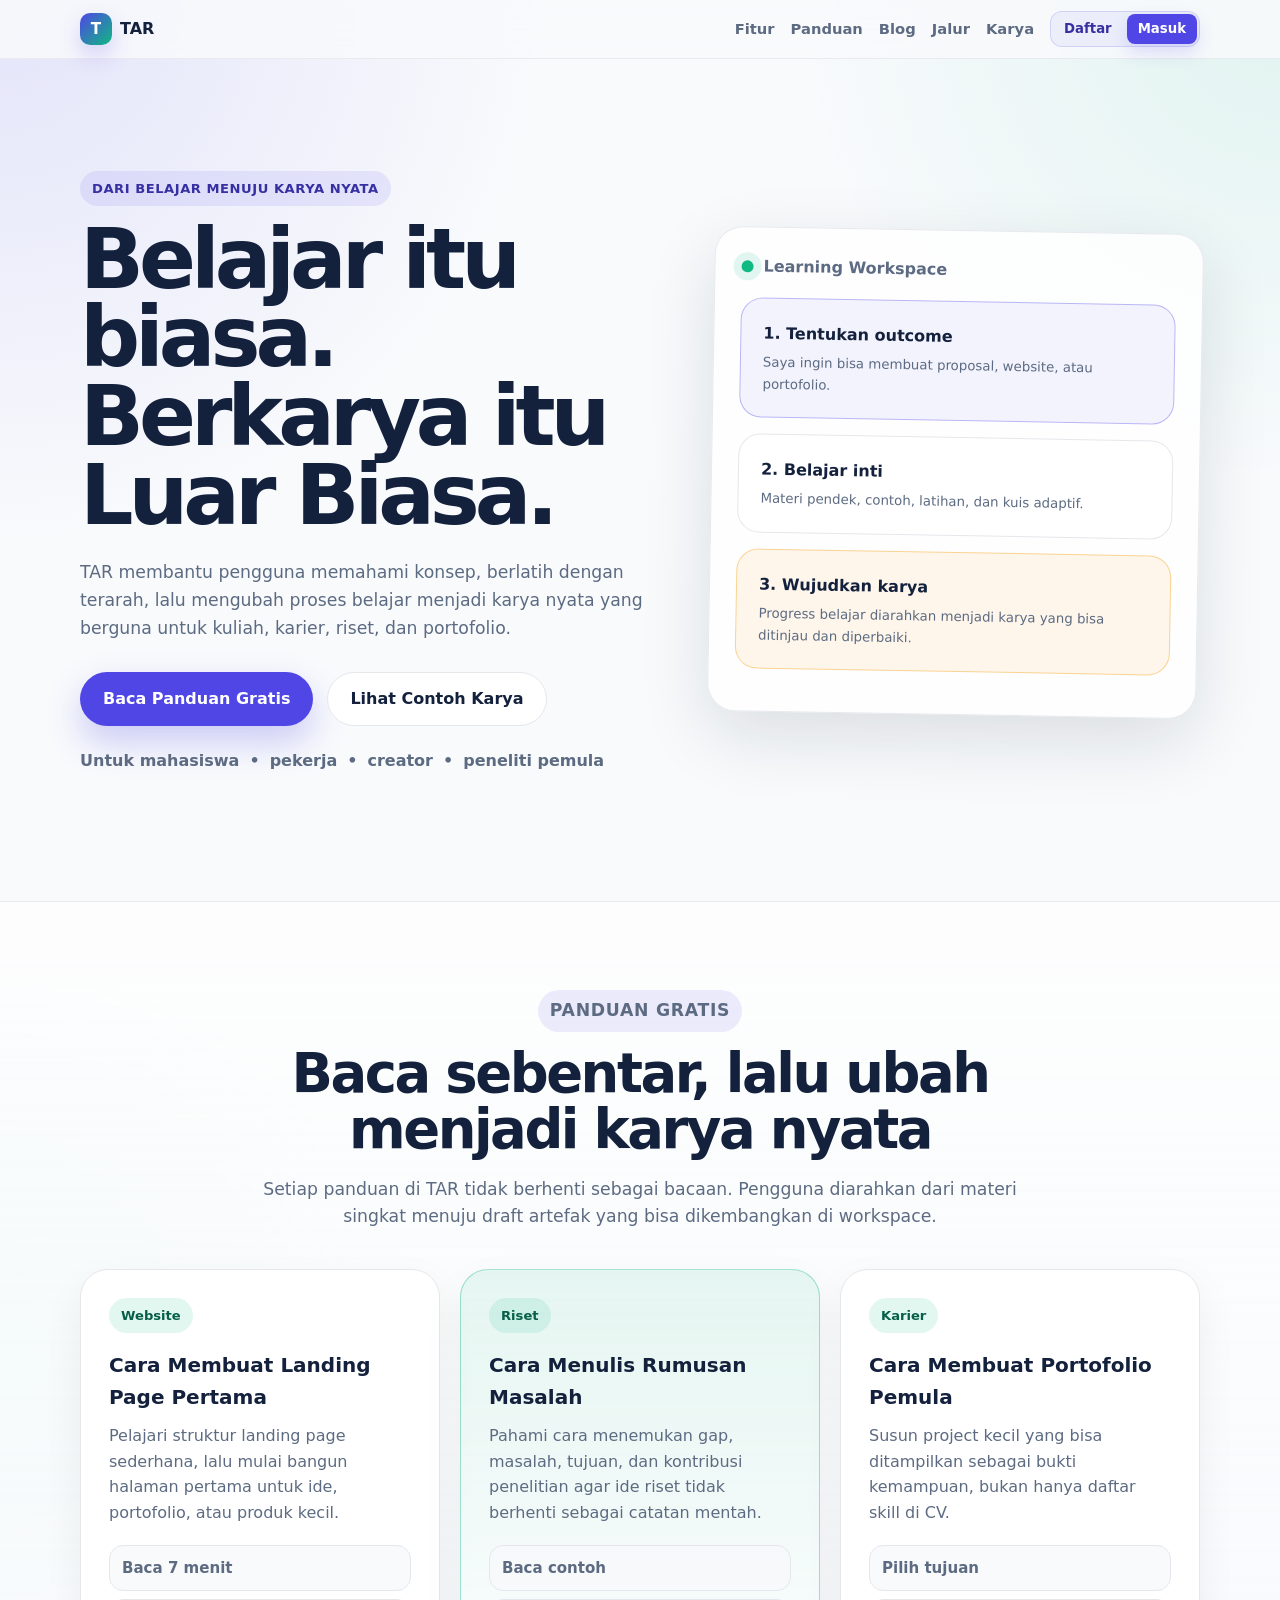
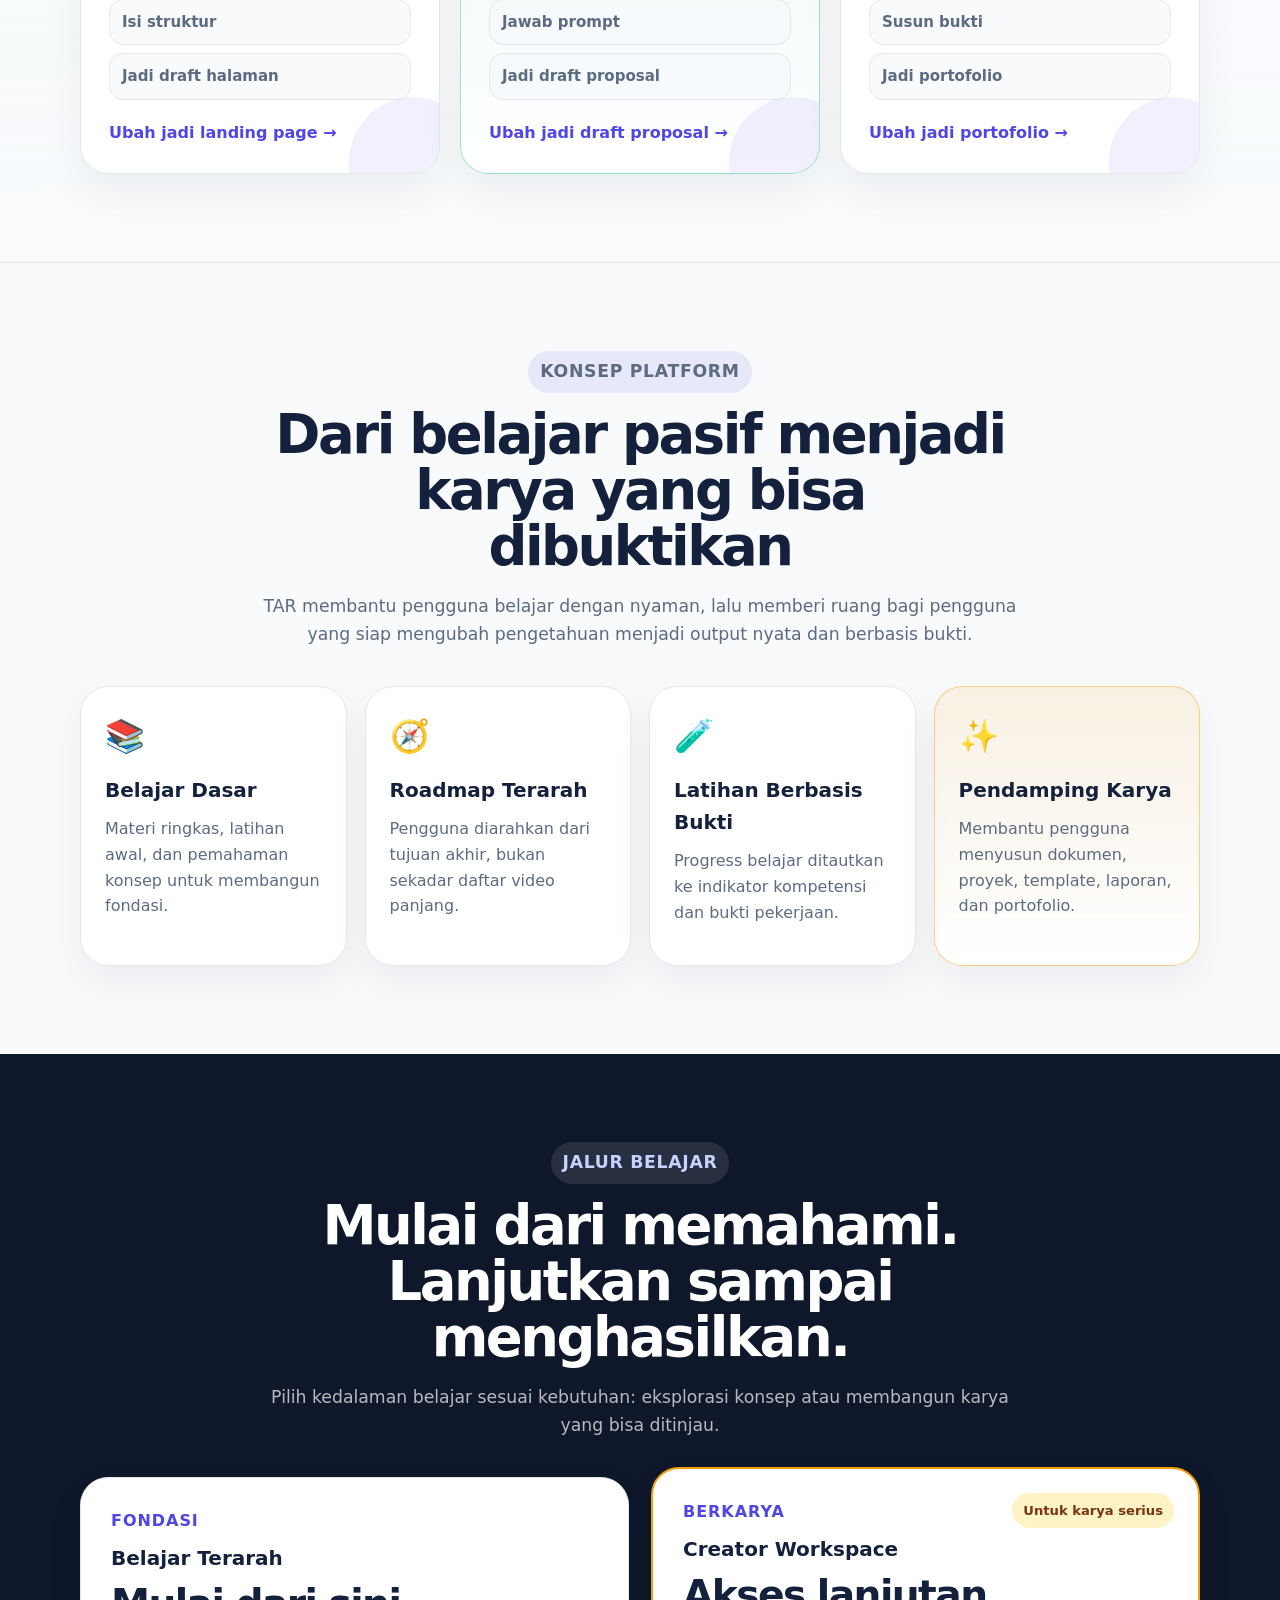
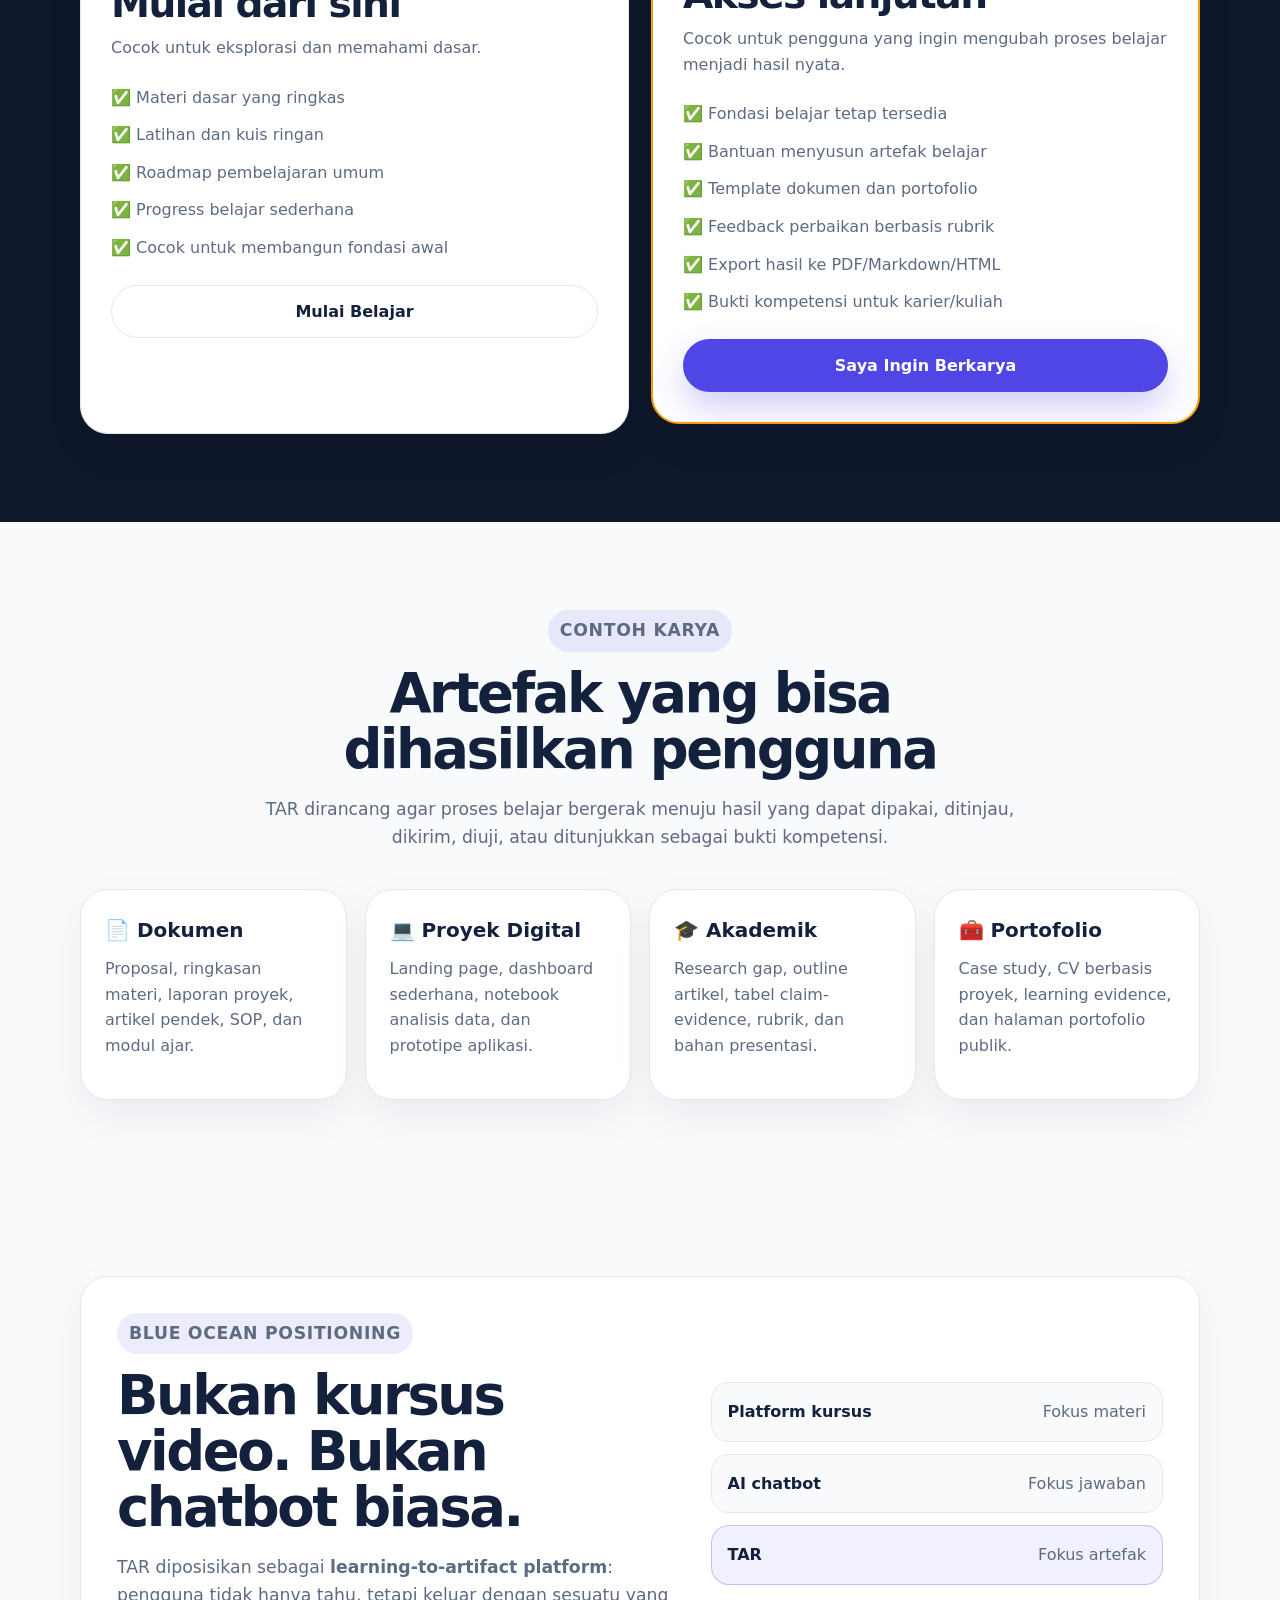
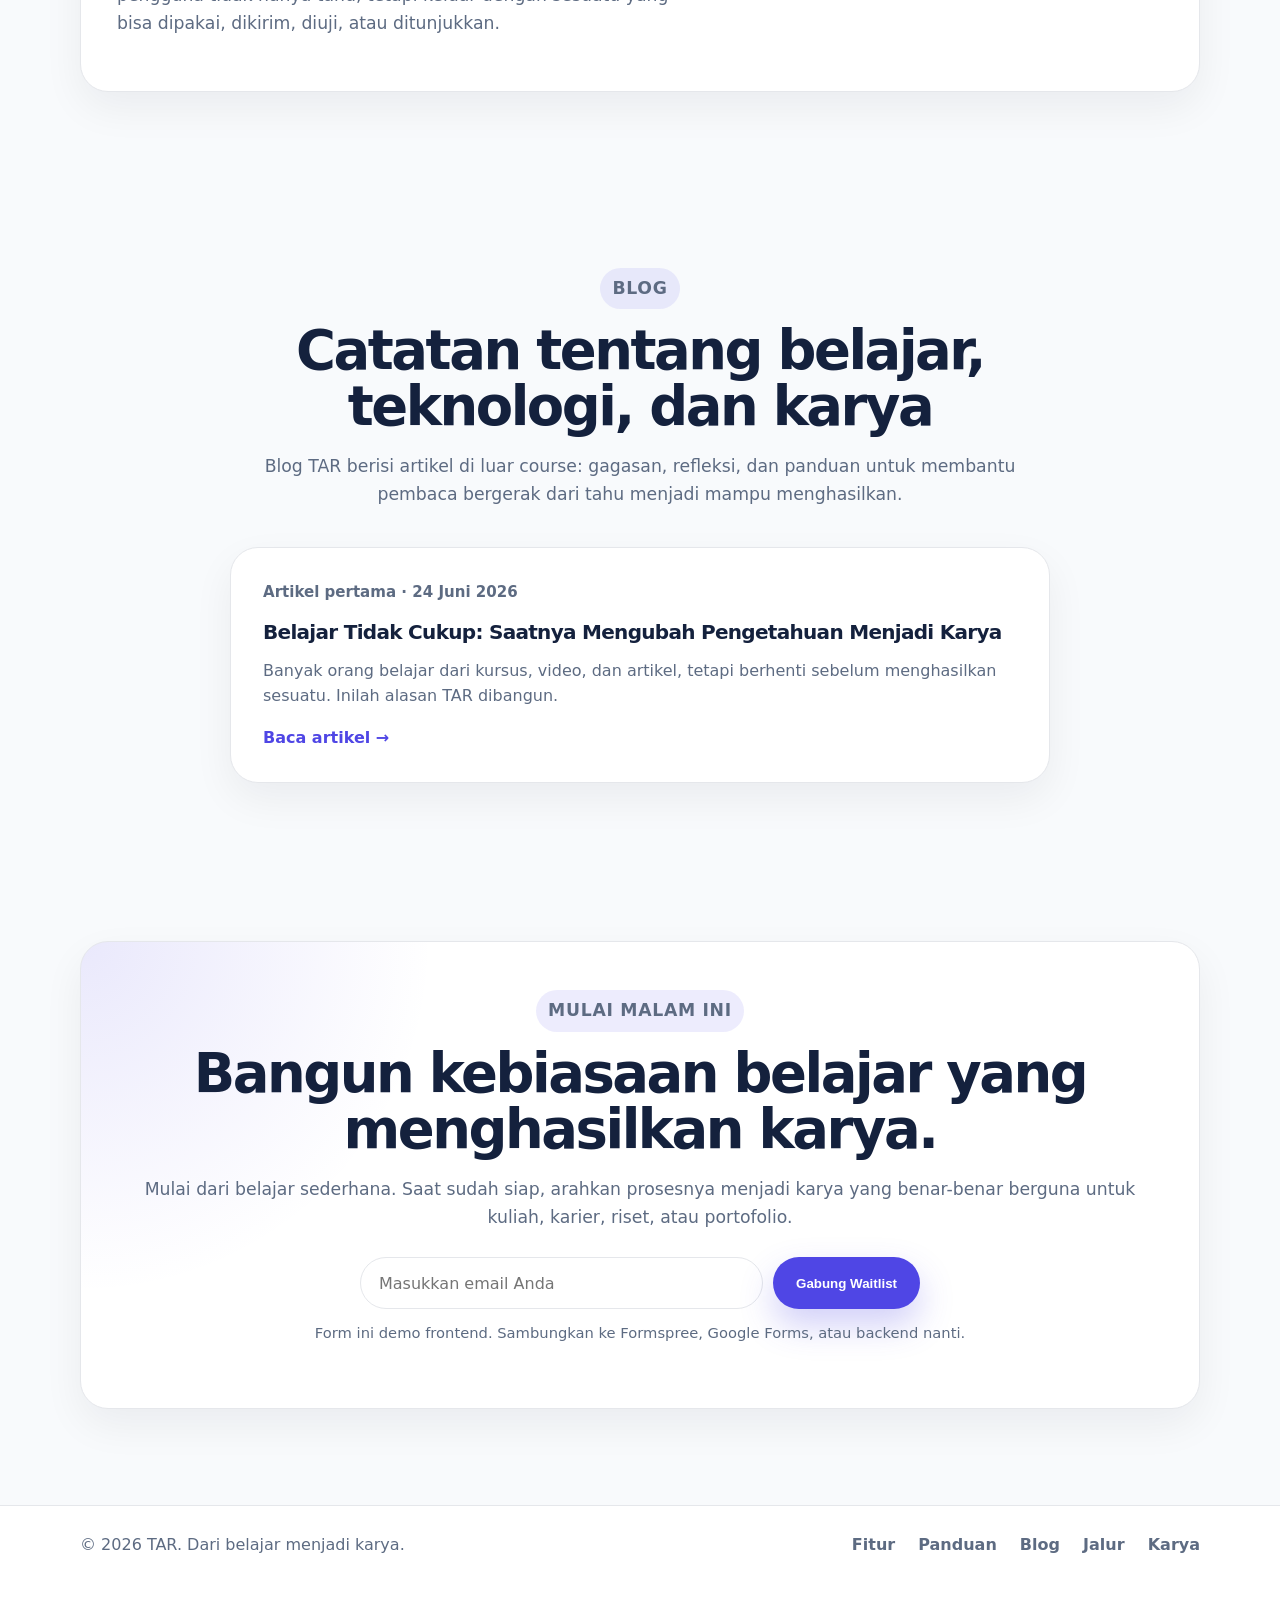
<file: index.html>
<!DOCTYPE html>
<html lang="id">
<head>
  <meta charset="UTF-8" />
  <meta name="viewport" content="width=device-width, initial-scale=1.0" />
  <title>Rilsult — Belajar itu biasa. Berkarya itu Luar Biasa.</title>
  <meta name="description" content="Rilsult adalah ruang belajar berbasis outcome yang membantu pengguna memahami konsep, berlatih, lalu mengubah proses belajar menjadi karya nyata seperti dokumen, proyek, laporan, portofolio, modul, dan prototipe." />
  <link rel="stylesheet" href="styles.css" />
  <link rel="stylesheet" href="blog.css" />
</head>
<body>
  <header class="site-header">
    <nav class="nav container">
      <a href="#" class="brand" aria-label="Rilsult home">
        <span class="brand-mark">R</span>
        <span>Rilsult</span>
      </a>
      <button class="nav-toggle" aria-label="Buka menu" id="navToggle">☰</button>
      <div class="nav-links" id="navLinks">
        <a href="#fitur">Fitur</a>
        <a href="#panduan">Panduan</a>
        <a href="blog.html">Blog</a>
        <a href="#paket">Jalur</a>
        <a href="#artefak">Karya</a>
        <div class="auth-actions" aria-label="Aksi akun">
          <a href="#mulai" class="auth-link auth-register">Daftar</a>
          <a href="#mulai" class="auth-link auth-login">Masuk</a>
        </div>
      </div>
    </nav>
  </header>

  <main>
    <section class="hero container">
      <div class="hero-copy">
        <p class="eyebrow">Dari belajar menuju karya nyata</p>
        <h1>Belajar itu biasa. Berkarya itu Luar Biasa.</h1>
        <p class="hero-text">
          Rilsult membantu pengguna memahami konsep, berlatih dengan terarah,
          lalu mengubah proses belajar menjadi karya nyata yang berguna untuk kuliah,
          karier, riset, dan portofolio.
        </p>
        <div class="hero-actions">
          <a class="btn btn-primary" href="#panduan">Baca Panduan Gratis</a>
          <a class="btn btn-secondary" href="#artefak">Lihat Contoh Karya</a>
        </div>
        <div class="trust-row">
          <span>Untuk mahasiswa</span>
          <span>•</span>
          <span>pekerja</span>
          <span>•</span>
          <span>creator</span>
          <span>•</span>
          <span>peneliti pemula</span>
        </div>
      </div>

      <div class="hero-card" aria-label="Contoh alur belajar">
        <div class="card-top">
          <span class="status-dot"></span>
          <span>Learning Workspace</span>
        </div>
        <div class="workspace-item active">
          <strong>1. Tentukan outcome</strong>
          <small>Saya ingin bisa membuat proposal, website, atau portofolio.</small>
        </div>
        <div class="workspace-item">
          <strong>2. Belajar inti</strong>
          <small>Materi pendek, contoh, latihan, dan kuis adaptif.</small>
        </div>
        <div class="workspace-item premium">
          <strong>3. Wujudkan karya</strong>
          <small>Progress belajar diarahkan menjadi karya yang bisa ditinjau dan diperbaiki.</small>
        </div>
      </div>
    </section>

    <section class="section guide-section" id="panduan">
      <div class="container">
        <div class="section-heading">
          <p class="eyebrow">Panduan gratis</p>
          <h2>Baca sebentar, lalu ubah menjadi karya nyata</h2>
          <p>
            Setiap panduan di Rilsult tidak berhenti sebagai bacaan. Pengguna diarahkan
            dari materi singkat menuju draft artefak yang bisa dikembangkan di workspace.
          </p>
        </div>

        <div class="guide-grid">
          <article class="guide-card">
            <span class="guide-tag">Website</span>
            <h3>Cara Membuat Landing Page Pertama</h3>
            <p>
              Pelajari struktur landing page sederhana, lalu mulai bangun halaman pertama
              untuk ide, portofolio, atau produk kecil.
            </p>
            <div class="guide-steps">
              <span>Baca 7 menit</span>
              <span>Isi struktur</span>
              <span>Jadi draft halaman</span>
            </div>
            <a href="#mulai" class="guide-link">Ubah jadi landing page →</a>
          </article>

          <article class="guide-card featured-guide">
            <span class="guide-tag">Riset</span>
            <h3>Cara Menulis Rumusan Masalah</h3>
            <p>
              Pahami cara menemukan gap, masalah, tujuan, dan kontribusi penelitian agar
              ide riset tidak berhenti sebagai catatan mentah.
            </p>
            <div class="guide-steps">
              <span>Baca contoh</span>
              <span>Jawab prompt</span>
              <span>Jadi draft proposal</span>
            </div>
            <a href="#mulai" class="guide-link">Ubah jadi draft proposal →</a>
          </article>

          <article class="guide-card">
            <span class="guide-tag">Karier</span>
            <h3>Cara Membuat Portofolio Pemula</h3>
            <p>
              Susun project kecil yang bisa ditampilkan sebagai bukti kemampuan, bukan
              hanya daftar skill di CV.
            </p>
            <div class="guide-steps">
              <span>Pilih tujuan</span>
              <span>Susun bukti</span>
              <span>Jadi portofolio</span>
            </div>
            <a href="#mulai" class="guide-link">Ubah jadi portofolio →</a>
          </article>
        </div>
      </div>
    </section>

    <section class="section container" id="fitur">
      <div class="section-heading">
        <p class="eyebrow">Konsep platform</p>
        <h2>Dari belajar pasif menjadi karya yang bisa dibuktikan</h2>
        <p>
          Rilsult membantu pengguna belajar dengan nyaman, lalu memberi ruang bagi
          pengguna yang siap mengubah pengetahuan menjadi output nyata dan berbasis bukti.
        </p>
      </div>

      <div class="feature-grid">
        <article class="feature-card">
          <span class="icon">📚</span>
          <h3>Belajar Dasar</h3>
          <p>Materi ringkas, latihan awal, dan pemahaman konsep untuk membangun fondasi.</p>
        </article>
        <article class="feature-card">
          <span class="icon">🧭</span>
          <h3>Roadmap Terarah</h3>
          <p>Pengguna diarahkan dari tujuan akhir, bukan sekadar daftar video panjang.</p>
        </article>
        <article class="feature-card">
          <span class="icon">🧪</span>
          <h3>Latihan Berbasis Bukti</h3>
          <p>Progress belajar ditautkan ke indikator kompetensi dan bukti pekerjaan.</p>
        </article>
        <article class="feature-card premium-border">
          <span class="icon">✨</span>
          <h3>Pendamping Karya</h3>
          <p>Membantu pengguna menyusun dokumen, proyek, template, laporan, dan portofolio.</p>
        </article>
      </div>
    </section>

    <section class="section pricing-section" id="paket">
      <div class="container">
        <div class="section-heading light">
          <p class="eyebrow">Jalur belajar</p>
          <h2>Mulai dari memahami. Lanjutkan sampai menghasilkan.</h2>
          <p>Pilih kedalaman belajar sesuai kebutuhan: eksplorasi konsep atau membangun karya yang bisa ditinjau.</p>
        </div>

        <div class="pricing-grid">
          <article class="price-card">
            <div>
              <p class="plan-label">Fondasi</p>
              <h3>Belajar Terarah</h3>
              <p class="price">Mulai dari sini</p>
              <p class="muted">Cocok untuk eksplorasi dan memahami dasar.</p>
            </div>
            <ul>
              <li>✅ Materi dasar yang ringkas</li>
              <li>✅ Latihan dan kuis ringan</li>
              <li>✅ Roadmap pembelajaran umum</li>
              <li>✅ Progress belajar sederhana</li>
              <li>✅ Cocok untuk membangun fondasi awal</li>
            </ul>
            <a class="btn btn-secondary full" href="#mulai">Mulai Belajar</a>
          </article>

          <article class="price-card featured">
            <div class="badge">Untuk karya serius</div>
            <div>
              <p class="plan-label">Berkarya</p>
              <h3>Creator Workspace</h3>
              <p class="price">Akses lanjutan</p>
              <p class="muted">Cocok untuk pengguna yang ingin mengubah proses belajar menjadi hasil nyata.</p>
            </div>
            <ul>
              <li>✅ Fondasi belajar tetap tersedia</li>
              <li>✅ Bantuan menyusun artefak belajar</li>
              <li>✅ Template dokumen dan portofolio</li>
              <li>✅ Feedback perbaikan berbasis rubrik</li>
              <li>✅ Export hasil ke PDF/Markdown/HTML</li>
              <li>✅ Bukti kompetensi untuk karier/kuliah</li>
            </ul>
            <a class="btn btn-primary full" href="#mulai">Saya Ingin Berkarya</a>
          </article>
        </div>
      </div>
    </section>

    <section class="section container" id="artefak">
      <div class="section-heading">
        <p class="eyebrow">Contoh karya</p>
        <h2>Artefak yang bisa dihasilkan pengguna</h2>
        <p>
          Rilsult dirancang agar proses belajar bergerak menuju hasil yang dapat dipakai,
          ditinjau, dikirim, diuji, atau ditunjukkan sebagai bukti kompetensi.
        </p>
      </div>

      <div class="artifact-grid">
        <article>
          <h3>📄 Dokumen</h3>
          <p>Proposal, ringkasan materi, laporan proyek, artikel pendek, SOP, dan modul ajar.</p>
        </article>
        <article>
          <h3>💻 Proyek Digital</h3>
          <p>Landing page, dashboard sederhana, notebook analisis data, dan prototipe aplikasi.</p>
        </article>
        <article>
          <h3>🎓 Akademik</h3>
          <p>Research gap, outline artikel, tabel claim-evidence, rubrik, dan bahan presentasi.</p>
        </article>
        <article>
          <h3>🧰 Portofolio</h3>
          <p>Case study, CV berbasis proyek, learning evidence, dan halaman portofolio publik.</p>
        </article>
      </div>
    </section>

    <section class="section container">
      <div class="split-card">
        <div>
          <p class="eyebrow">Blue ocean positioning</p>
          <h2>Bukan kursus video. Bukan chatbot biasa.</h2>
          <p>
            Rilsult diposisikan sebagai <strong>learning-to-artifact platform</strong>:
            pengguna tidak hanya tahu, tetapi keluar dengan sesuatu yang bisa dipakai,
            dikirim, diuji, atau ditunjukkan.
          </p>
        </div>
        <div class="mini-table">
          <div><strong>Platform kursus</strong><span>Fokus materi</span></div>
          <div><strong>AI chatbot</strong><span>Fokus jawaban</span></div>
          <div class="highlight"><strong>Rilsult</strong><span>Fokus artefak</span></div>
        </div>
      </div>
    </section>

    <section class="section container" id="blog-preview">
      <div class="section-heading">
        <p class="eyebrow">Blog</p>
        <h2>Catatan tentang belajar, teknologi, dan karya</h2>
        <p>
          Blog Rilsult berisi artikel di luar course: gagasan, refleksi, dan panduan untuk
          membantu pembaca bergerak dari tahu menjadi mampu menghasilkan.
        </p>
      </div>

      <article class="blog-card home-blog-card">
        <p class="blog-meta">Artikel pertama · 24 Juni 2026</p>
        <h3>Belajar Tidak Cukup: Saatnya Mengubah Pengetahuan Menjadi Karya</h3>
        <p>
          Banyak orang belajar dari kursus, video, dan artikel, tetapi berhenti sebelum
          menghasilkan sesuatu. Inilah alasan Rilsult dibangun.
        </p>
        <a class="guide-link" href="blog/belajar-tidak-cukup-mengubah-pengetahuan-menjadi-karya.html">Baca artikel →</a>
      </article>
    </section>

    <section class="cta-section" id="mulai">
      <div class="container cta-card">
        <p class="eyebrow">Mulai malam ini</p>
        <h2>Bangun kebiasaan belajar yang menghasilkan karya.</h2>
        <p>
          Mulai dari belajar sederhana. Saat sudah siap, arahkan prosesnya menjadi karya
          yang benar-benar berguna untuk kuliah, karier, riset, atau portofolio.
        </p>
        <form class="waitlist-form" id="waitlistForm">
          <input type="email" id="emailInput" placeholder="Masukkan email Anda" aria-label="Email" required />
          <button class="btn btn-primary" type="submit">Gabung Waitlist</button>
        </form>
        <p class="form-note" id="formNote">Form ini demo frontend. Sambungkan ke Formspree, Google Forms, atau backend nanti.</p>
      </div>
    </section>
  </main>

  <footer class="site-footer">
    <div class="container footer-inner">
      <p>© 2026 Rilsult. Dari belajar menjadi karya.</p>
      <div>
        <a href="#fitur">Fitur</a>
        <a href="#panduan">Panduan</a>
        <a href="blog.html">Blog</a>
        <a href="#paket">Jalur</a>
        <a href="#artefak">Karya</a>
      </div>
    </div>
  </footer>

  <script src="app.js"></script>
</body>
</html>
</file>
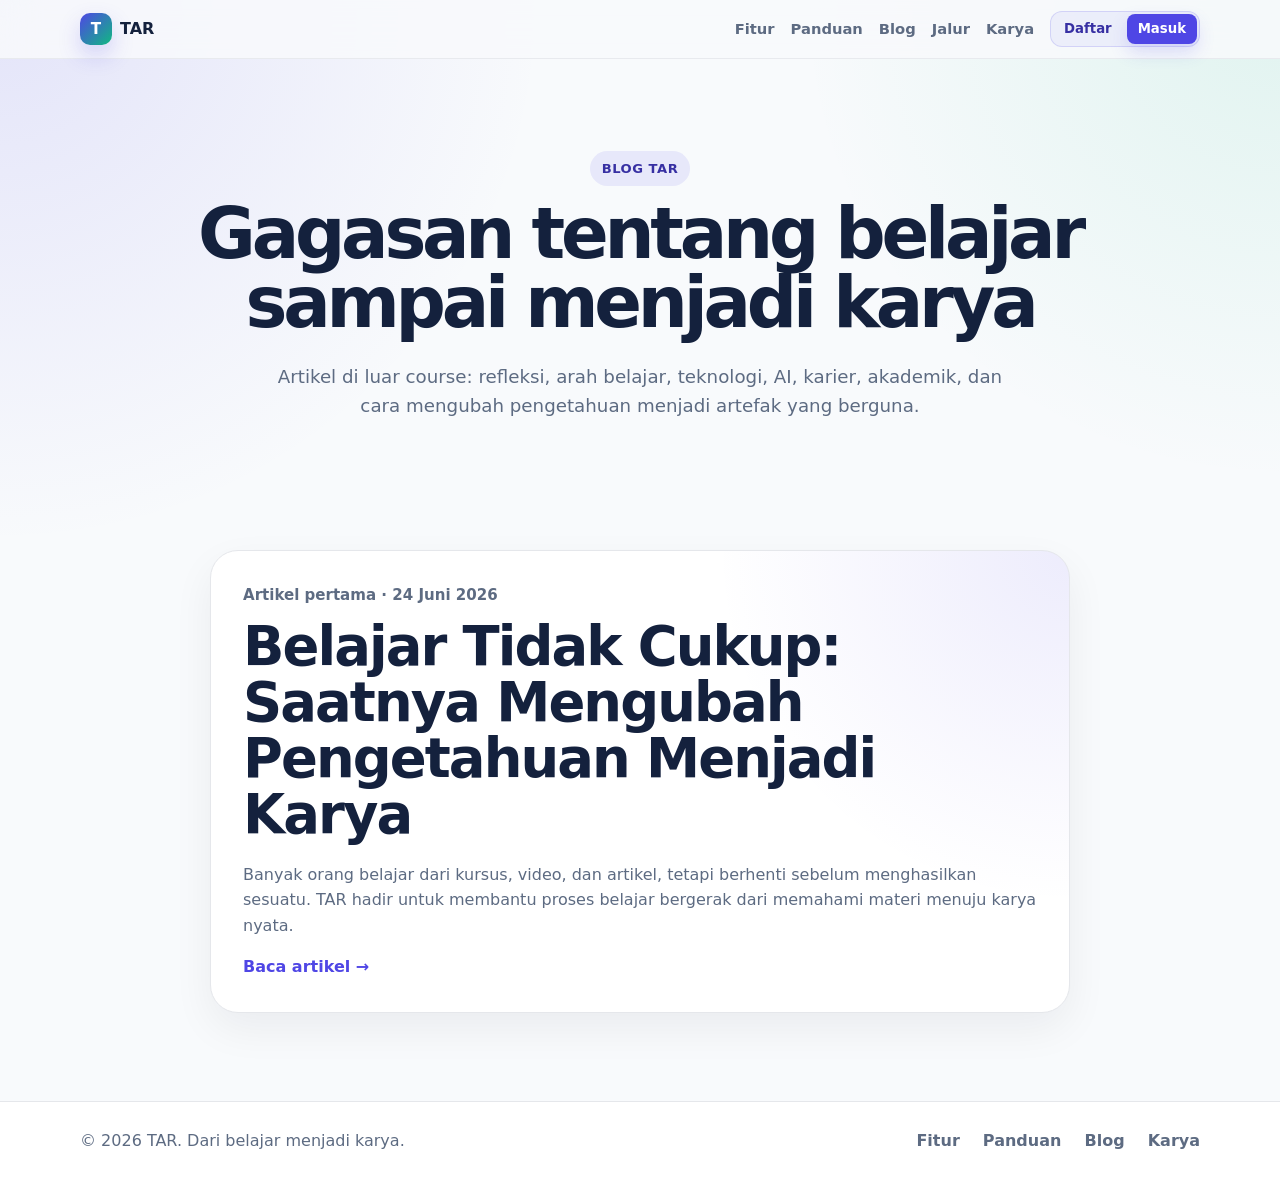
<file: blog.html>
<!DOCTYPE html>
<html lang="id">
<head>
  <meta charset="UTF-8" />
  <meta name="viewport" content="width=device-width, initial-scale=1.0" />
  <title>Blog Rilsult — Gagasan tentang belajar sampai menjadi karya</title>
  <meta name="description" content="Blog Rilsult berisi gagasan, refleksi, dan panduan tentang belajar, teknologi, AI, karier, akademik, dan proses mengubah pengetahuan menjadi karya nyata." />
  <link rel="stylesheet" href="styles.css" />
  <link rel="stylesheet" href="blog.css" />
</head>
<body>
  <header class="site-header">
    <nav class="nav container">
      <a href="index.html" class="brand" aria-label="Rilsult home">
        <span class="brand-mark">R</span>
        <span>Rilsult</span>
      </a>
      <button class="nav-toggle" aria-label="Buka menu" id="navToggle">☰</button>
      <div class="nav-links" id="navLinks">
        <a href="index.html#fitur">Fitur</a>
        <a href="index.html#panduan">Panduan</a>
        <a href="blog.html">Blog</a>
        <a href="index.html#paket">Jalur</a>
        <a href="index.html#artefak">Karya</a>
        <div class="auth-actions" aria-label="Aksi akun">
          <a href="index.html#mulai" class="auth-link auth-register">Daftar</a>
          <a href="index.html#mulai" class="auth-link auth-login">Masuk</a>
        </div>
      </div>
    </nav>
  </header>

  <main>
    <section class="blog-hero container">
      <p class="eyebrow">Blog Rilsult</p>
      <h1>Gagasan tentang belajar sampai menjadi karya</h1>
      <p>
        Artikel di luar course: refleksi, arah belajar, teknologi, AI, karier, akademik,
        dan cara mengubah pengetahuan menjadi artefak yang berguna.
      </p>
    </section>

    <section class="section container">
      <div class="blog-grid">
        <article class="blog-card featured-blog-card">
          <p class="blog-meta">Artikel pertama · 24 Juni 2026</p>
          <h2>Belajar Tidak Cukup: Saatnya Mengubah Pengetahuan Menjadi Karya</h2>
          <p>
            Banyak orang belajar dari kursus, video, dan artikel, tetapi berhenti sebelum
            menghasilkan sesuatu. Rilsult hadir untuk membantu proses belajar bergerak dari
            memahami materi menuju karya nyata.
          </p>
          <a class="guide-link" href="blog/belajar-tidak-cukup-mengubah-pengetahuan-menjadi-karya.html">Baca artikel →</a>
        </article>
      </div>
    </section>
  </main>

  <footer class="site-footer">
    <div class="container footer-inner">
      <p>© 2026 Rilsult. Dari belajar menjadi karya.</p>
      <div>
        <a href="index.html#fitur">Fitur</a>
        <a href="index.html#panduan">Panduan</a>
        <a href="blog.html">Blog</a>
        <a href="index.html#artefak">Karya</a>
      </div>
    </div>
  </footer>

  <script src="app.js"></script>
</body>
</html>
</file>
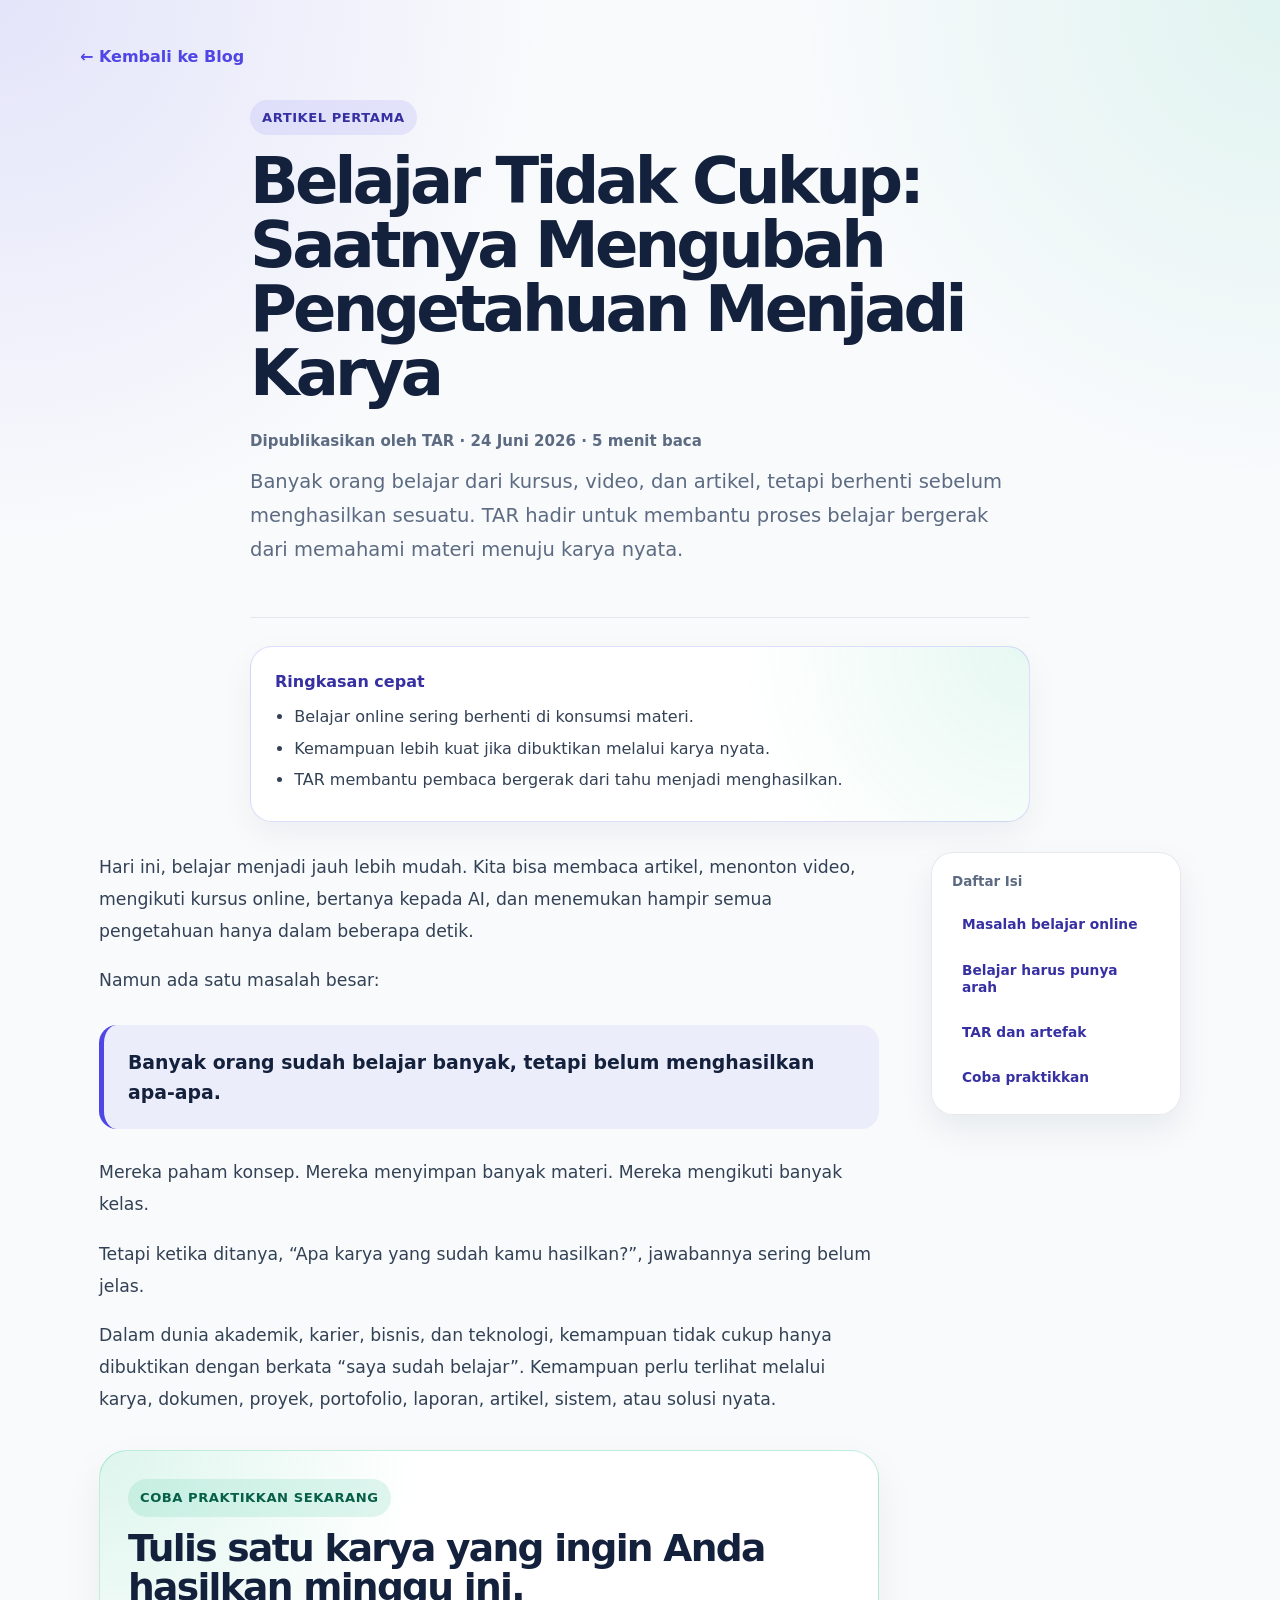
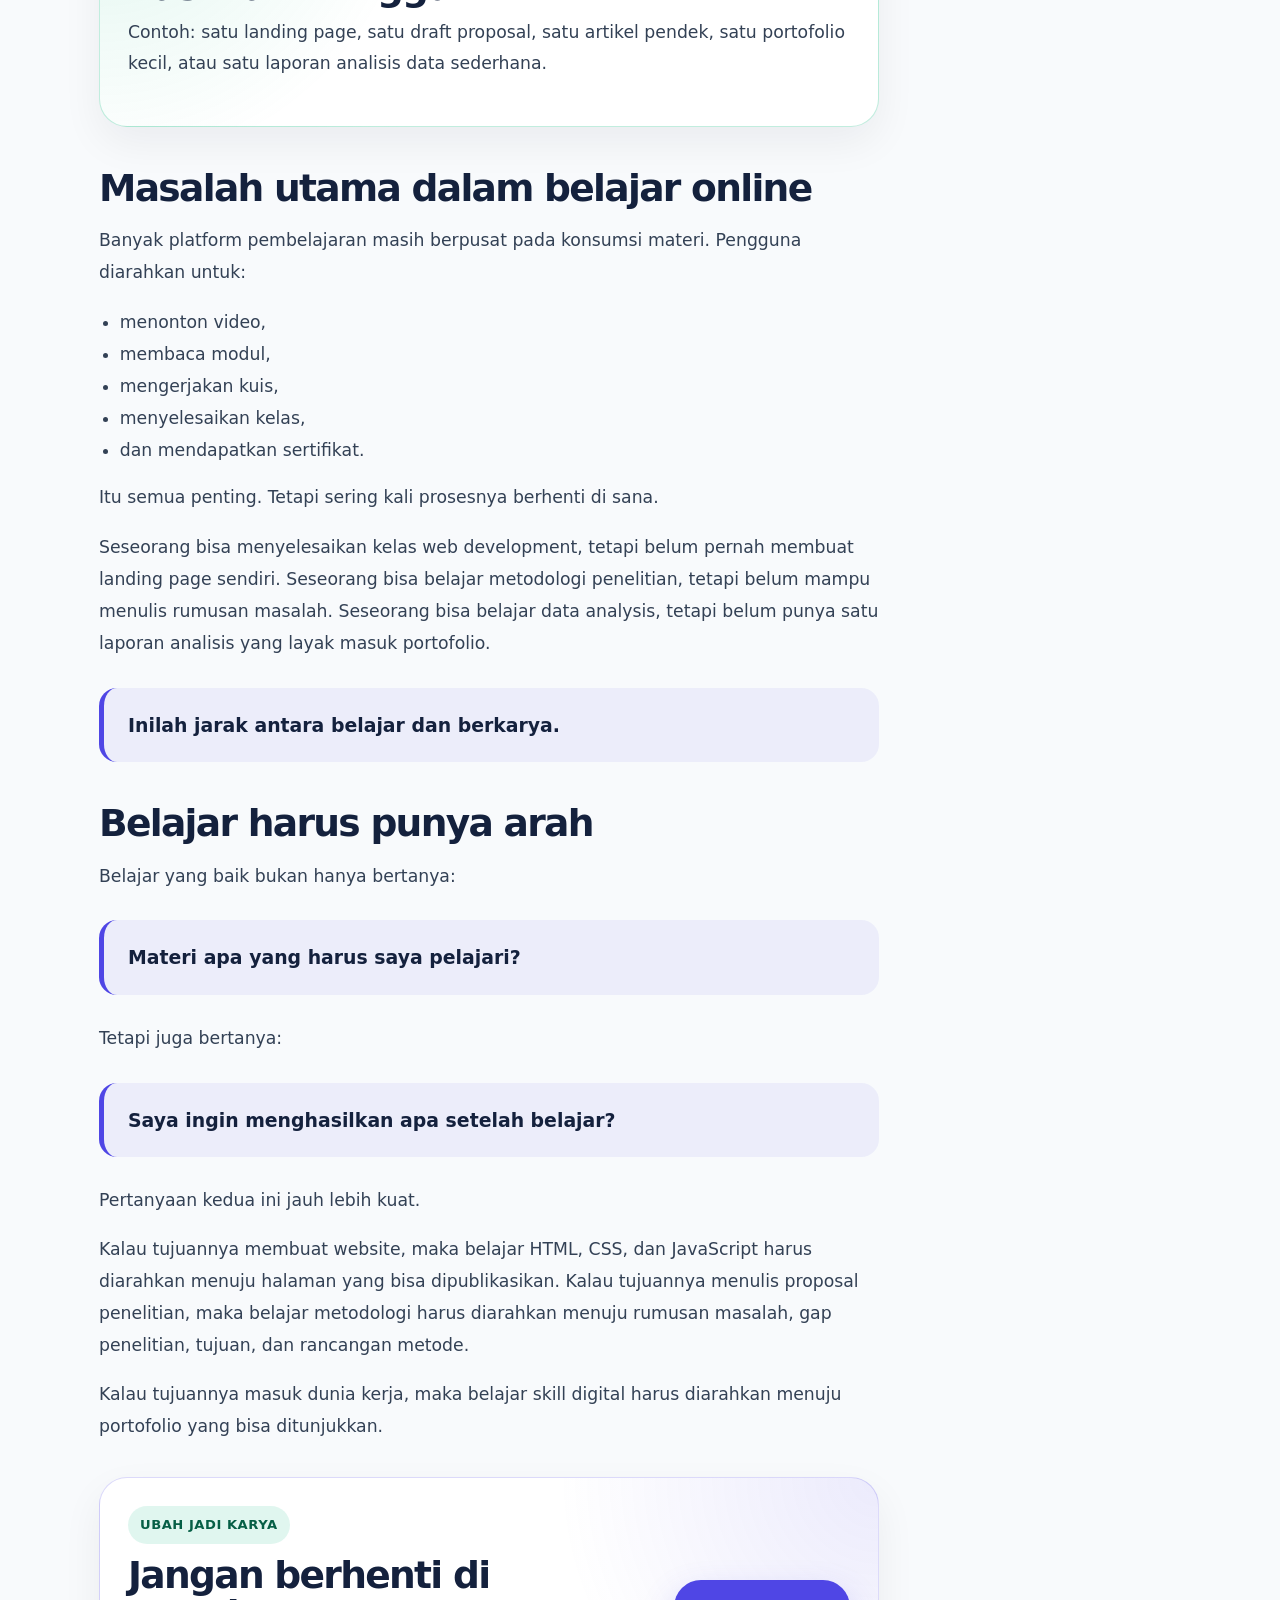
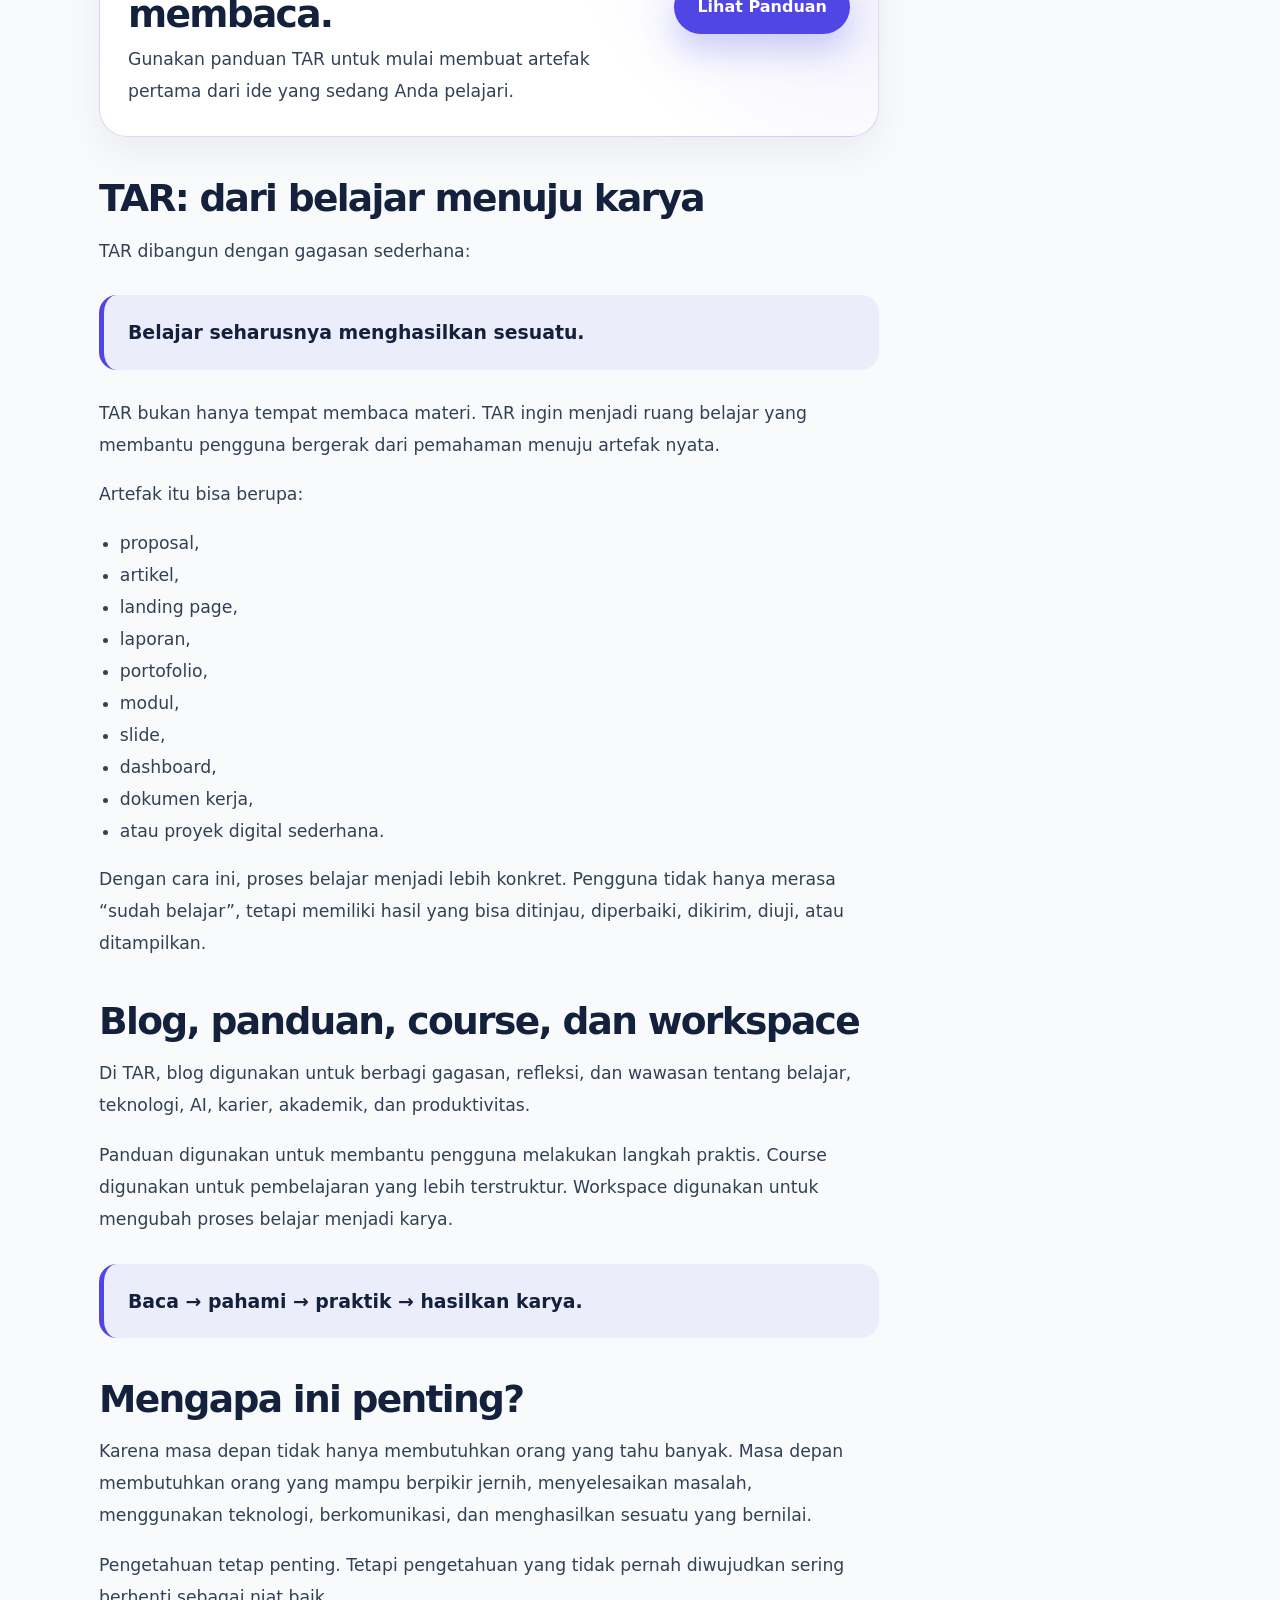
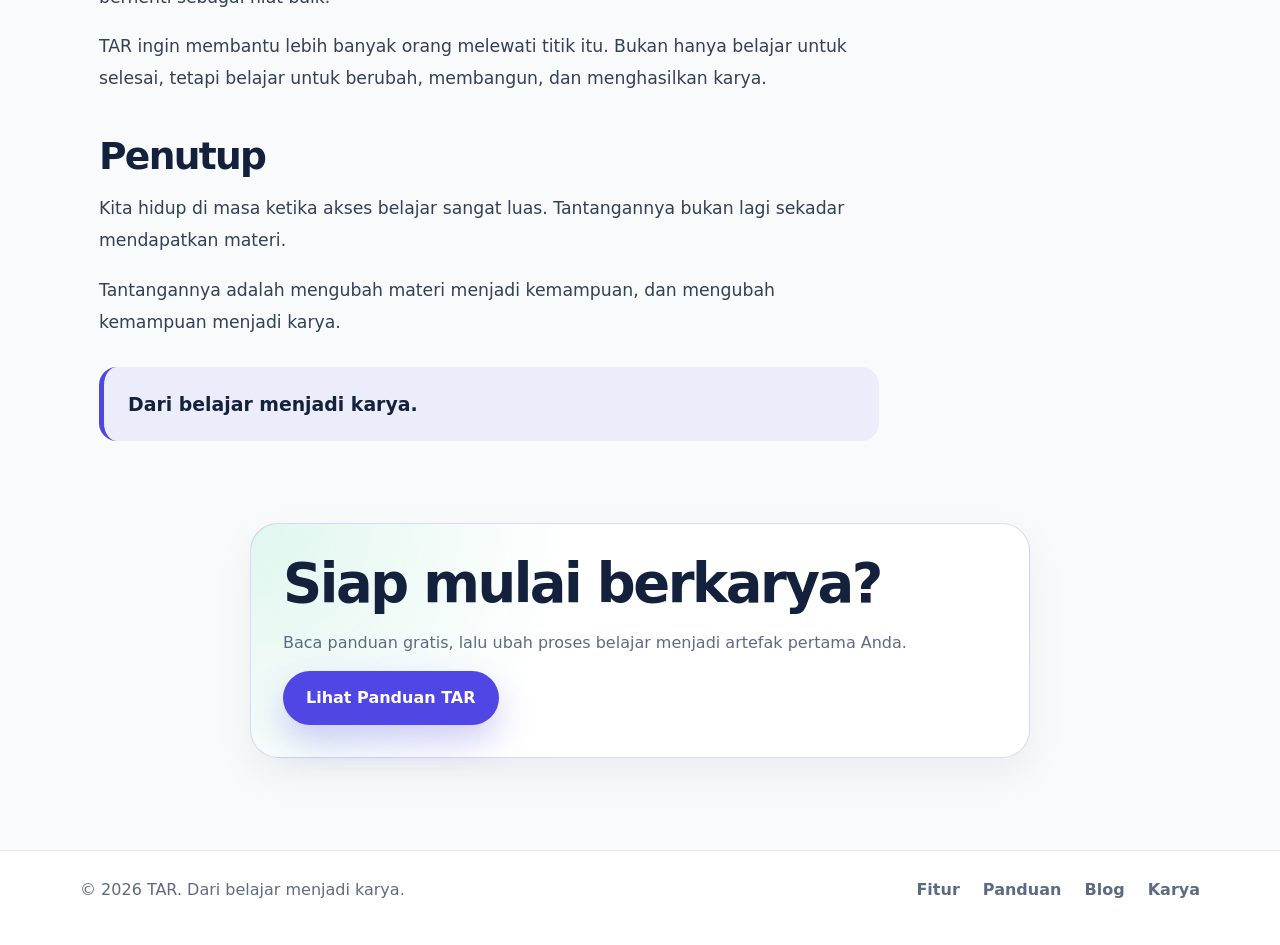
<file: blog/belajar-tidak-cukup-mengubah-pengetahuan-menjadi-karya.html>
<!DOCTYPE html>
<html lang="id">
<head>
  <meta charset="UTF-8" />
  <meta name="viewport" content="width=device-width, initial-scale=1.0" />
  <title>Belajar Tidak Cukup: Saatnya Mengubah Pengetahuan Menjadi Karya — Rilsult</title>
  <meta name="description" content="Banyak orang belajar banyak, tetapi belum menghasilkan karya nyata. Artikel pertama Rilsult membahas mengapa belajar perlu diarahkan menjadi artefak." />
  <link rel="stylesheet" href="../styles.css" />
  <link rel="stylesheet" href="../blog.css" />
</head>
<body>
  <main>
    <article class="article-layout container">
      <a class="back-link" href="../blog.html">← Kembali ke Blog</a>

      <header class="article-header">
        <p class="eyebrow">Artikel pertama</p>
        <h1>Belajar Tidak Cukup: Saatnya Mengubah Pengetahuan Menjadi Karya</h1>
        <p class="article-meta">Dipublikasikan oleh Rilsult · 24 Juni 2026 · 5 menit baca</p>
        <p class="article-lead">
          Banyak orang belajar dari kursus, video, dan artikel, tetapi berhenti sebelum menghasilkan sesuatu.
          Rilsult hadir untuk membantu proses belajar bergerak dari memahami materi menuju karya nyata.
        </p>
      </header>

      <section class="article-summary" aria-label="Ringkasan artikel">
        <strong>Ringkasan cepat</strong>
        <ul>
          <li>Belajar online sering berhenti di konsumsi materi.</li>
          <li>Kemampuan lebih kuat jika dibuktikan melalui karya nyata.</li>
          <li>Rilsult membantu pembaca bergerak dari tahu menjadi menghasilkan.</li>
        </ul>
      </section>

      <div class="article-content-shell">
        <div class="article-body">
          <p>
            Hari ini, belajar menjadi jauh lebih mudah. Kita bisa membaca artikel, menonton video,
            mengikuti kursus online, bertanya kepada AI, dan menemukan hampir semua pengetahuan hanya
            dalam beberapa detik.
          </p>

          <p>Namun ada satu masalah besar:</p>

          <blockquote>
            Banyak orang sudah belajar banyak, tetapi belum menghasilkan apa-apa.
          </blockquote>

          <p>
            Mereka paham konsep. Mereka menyimpan banyak materi. Mereka mengikuti banyak kelas.
          </p>

          <p>
            Tetapi ketika ditanya, “Apa karya yang sudah kamu hasilkan?”, jawabannya sering belum jelas.
          </p>

          <p>
            Dalam dunia akademik, karier, bisnis, dan teknologi, kemampuan tidak cukup hanya dibuktikan
            dengan berkata “saya sudah belajar”. Kemampuan perlu terlihat melalui karya, dokumen, proyek,
            portofolio, laporan, artikel, sistem, atau solusi nyata.
          </p>

          <section class="article-action" id="praktik">
            <p class="action-label">Coba praktikkan sekarang</p>
            <h2>Tulis satu karya yang ingin Anda hasilkan minggu ini.</h2>
            <p>
              Contoh: satu landing page, satu draft proposal, satu artikel pendek, satu portofolio kecil,
              atau satu laporan analisis data sederhana.
            </p>
          </section>

          <h2 id="masalah">Masalah utama dalam belajar online</h2>

          <p>Banyak platform pembelajaran masih berpusat pada konsumsi materi. Pengguna diarahkan untuk:</p>

          <ul>
            <li>menonton video,</li>
            <li>membaca modul,</li>
            <li>mengerjakan kuis,</li>
            <li>menyelesaikan kelas,</li>
            <li>dan mendapatkan sertifikat.</li>
          </ul>

          <p>
            Itu semua penting. Tetapi sering kali prosesnya berhenti di sana.
          </p>

          <p>
            Seseorang bisa menyelesaikan kelas web development, tetapi belum pernah membuat landing page sendiri.
            Seseorang bisa belajar metodologi penelitian, tetapi belum mampu menulis rumusan masalah.
            Seseorang bisa belajar data analysis, tetapi belum punya satu laporan analisis yang layak masuk portofolio.
          </p>

          <blockquote>
            Inilah jarak antara belajar dan berkarya.
          </blockquote>

          <h2 id="arah">Belajar harus punya arah</h2>

          <p>Belajar yang baik bukan hanya bertanya:</p>

          <blockquote>
            Materi apa yang harus saya pelajari?
          </blockquote>

          <p>Tetapi juga bertanya:</p>

          <blockquote>
            Saya ingin menghasilkan apa setelah belajar?
          </blockquote>

          <p>
            Pertanyaan kedua ini jauh lebih kuat.
          </p>

          <p>
            Kalau tujuannya membuat website, maka belajar HTML, CSS, dan JavaScript harus diarahkan menuju
            halaman yang bisa dipublikasikan. Kalau tujuannya menulis proposal penelitian, maka belajar metodologi
            harus diarahkan menuju rumusan masalah, gap penelitian, tujuan, dan rancangan metode.
          </p>

          <p>
            Kalau tujuannya masuk dunia kerja, maka belajar skill digital harus diarahkan menuju portofolio yang
            bisa ditunjukkan.
          </p>

          <section class="inline-cta">
            <div>
              <p class="action-label">Ubah jadi karya</p>
              <h2>Jangan berhenti di membaca.</h2>
              <p>Gunakan panduan Rilsult untuk mulai membuat artefak pertama dari ide yang sedang Anda pelajari.</p>
            </div>
            <a class="btn btn-primary" href="../index.html#panduan">Lihat Panduan</a>
          </section>

          <h2 id="rilsult">Rilsult: dari belajar menuju karya</h2>

          <p>Rilsult dibangun dengan gagasan sederhana:</p>

          <blockquote>
            Belajar seharusnya menghasilkan sesuatu.
          </blockquote>

          <p>
            Rilsult bukan hanya tempat membaca materi. Rilsult ingin menjadi ruang belajar yang membantu pengguna
            bergerak dari pemahaman menuju artefak nyata.
          </p>

          <p>Artefak itu bisa berupa:</p>

          <ul>
            <li>proposal,</li>
            <li>artikel,</li>
            <li>landing page,</li>
            <li>laporan,</li>
            <li>portofolio,</li>
            <li>modul,</li>
            <li>slide,</li>
            <li>dashboard,</li>
            <li>dokumen kerja,</li>
            <li>atau proyek digital sederhana.</li>
          </ul>

          <p>
            Dengan cara ini, proses belajar menjadi lebih konkret. Pengguna tidak hanya merasa “sudah belajar”,
            tetapi memiliki hasil yang bisa ditinjau, diperbaiki, dikirim, diuji, atau ditampilkan.
          </p>

          <h2>Blog, panduan, course, dan workspace</h2>

          <p>
            Di Rilsult, blog digunakan untuk berbagi gagasan, refleksi, dan wawasan tentang belajar, teknologi,
            AI, karier, akademik, dan produktivitas.
          </p>

          <p>
            Panduan digunakan untuk membantu pengguna melakukan langkah praktis. Course digunakan untuk pembelajaran
            yang lebih terstruktur. Workspace digunakan untuk mengubah proses belajar menjadi karya.
          </p>

          <blockquote>
            Baca → pahami → praktik → hasilkan karya.
          </blockquote>

          <h2>Mengapa ini penting?</h2>

          <p>
            Karena masa depan tidak hanya membutuhkan orang yang tahu banyak. Masa depan membutuhkan orang yang mampu
            berpikir jernih, menyelesaikan masalah, menggunakan teknologi, berkomunikasi, dan menghasilkan sesuatu
            yang bernilai.
          </p>

          <p>
            Pengetahuan tetap penting. Tetapi pengetahuan yang tidak pernah diwujudkan sering berhenti sebagai niat baik.
          </p>

          <p>
            Rilsult ingin membantu lebih banyak orang melewati titik itu. Bukan hanya belajar untuk selesai, tetapi
            belajar untuk berubah, membangun, dan menghasilkan karya.
          </p>

          <h2>Penutup</h2>

          <p>
            Kita hidup di masa ketika akses belajar sangat luas. Tantangannya bukan lagi sekadar mendapatkan materi.
          </p>

          <p>
            Tantangannya adalah mengubah materi menjadi kemampuan, dan mengubah kemampuan menjadi karya.
          </p>

          <blockquote>
            Dari belajar menjadi karya.
          </blockquote>
        </div>

        <aside class="article-sidebar" aria-label="Navigasi artikel">
          <nav class="article-toc" aria-label="Daftar isi artikel">
            <span>Daftar Isi</span>
            <a href="#masalah">Masalah belajar online</a>
            <a href="#arah">Belajar harus punya arah</a>
            <a href="#rilsult">Rilsult dan artefak</a>
            <a href="#praktik">Coba praktikkan</a>
          </nav>
        </aside>
      </div>

      <footer class="article-footer-card">
        <h2>Siap mulai berkarya?</h2>
        <p>Baca panduan gratis, lalu ubah proses belajar menjadi artefak pertama Anda.</p>
        <a class="btn btn-primary" href="../index.html#panduan">Lihat Panduan Rilsult</a>
      </footer>
    </article>
  </main>

  <footer class="site-footer">
    <div class="container footer-inner">
      <p>© 2026 Rilsult. Dari belajar menjadi karya.</p>
      <div>
        <a href="../index.html#fitur">Fitur</a>
        <a href="../index.html#panduan">Panduan</a>
        <a href="../blog.html">Blog</a>
        <a href="../index.html#artefak">Karya</a>
      </div>
    </div>
  </footer>

  <script src="../app.js"></script>
</body>
</html>
</file>
<file: styles.css>
:root {
  --bg: #f8fafc;
  --text: #14213d;
  --muted: #5d6b82;
  --card: #ffffff;
  --line: #e5e7eb;
  --primary: #4f46e5;
  --primary-dark: #3730a3;
  --accent: #10b981;
  --premium: #f59e0b;
  --dark: #0f172a;
  --shadow: 0 24px 70px rgba(15, 23, 42, 0.12);
  --radius: 28px;
}

* {
  box-sizing: border-box;
}

html {
  scroll-behavior: smooth;
}

body {
  margin: 0;
  font-family: Inter, ui-sans-serif, system-ui, -apple-system, BlinkMacSystemFont, "Segoe UI", sans-serif;
  color: var(--text);
  background:
    radial-gradient(circle at top left, rgba(79, 70, 229, 0.12), transparent 34rem),
    radial-gradient(circle at top right, rgba(16, 185, 129, 0.10), transparent 30rem),
    var(--bg);
  line-height: 1.6;
}

a {
  color: inherit;
  text-decoration: none;
}

.container {
  width: min(1120px, calc(100% - 40px));
  margin: 0 auto;
}

.site-header {
  position: sticky;
  top: 0;
  z-index: 20;
  backdrop-filter: blur(18px);
  background: rgba(248, 250, 252, 0.78);
  border-bottom: 1px solid rgba(229, 231, 235, 0.8);
}

.nav {
  height: 76px;
  display: flex;
  align-items: center;
  justify-content: space-between;
}

.brand {
  display: inline-flex;
  align-items: center;
  gap: 10px;
  font-weight: 850;
  font-size: 1.18rem;
}

.brand-mark {
  width: 38px;
  height: 38px;
  border-radius: 12px;
  display: grid;
  place-items: center;
  color: white;
  background: linear-gradient(135deg, var(--primary), var(--accent));
  box-shadow: 0 12px 28px rgba(79, 70, 229, 0.32);
}

.nav-links {
  display: flex;
  align-items: center;
  gap: 20px;
  color: var(--muted);
  font-weight: 650;
}

.nav-links a:hover {
  color: var(--primary);
}

.auth-actions {
  display: inline-flex;
  align-items: center;
  gap: 6px;
  padding: 2px;
  border: 1px solid rgba(79, 70, 229, 0.16);
  border-radius: 12px;
  background: rgba(79, 70, 229, 0.06);
}

.auth-link {
  display: inline-flex;
  align-items: center;
  justify-content: center;
  min-height: 32px;
  padding: 7px 12px;
  border-radius: 9px;
  font-size: 0.88rem;
  font-weight: 850;
  line-height: 1;
}

.auth-register {
  color: var(--primary-dark) !important;
}

.auth-register:hover {
  background: rgba(79, 70, 229, 0.08);
}

.auth-login {
  color: white !important;
  background: var(--primary);
  box-shadow: 0 10px 22px rgba(79, 70, 229, 0.20);
}

.auth-login:hover {
  background: var(--primary-dark);
}

.nav-toggle {
  display: none;
  border: 0;
  background: white;
  border-radius: 12px;
  padding: 9px 12px;
  font-size: 1.2rem;
}

.hero {
  min-height: calc(100vh - 76px);
  display: grid;
  grid-template-columns: 1.08fr 0.92fr;
  align-items: center;
  gap: 56px;
  padding: 64px 0 80px;
}

.eyebrow {
  display: inline-flex;
  width: fit-content;
  margin: 0 0 14px;
  padding: 7px 12px;
  border-radius: 999px;
  font-size: 0.82rem;
  font-weight: 800;
  letter-spacing: 0.04em;
  text-transform: uppercase;
  color: var(--primary-dark);
  background: rgba(79, 70, 229, 0.10);
}

h1, h2, h3, p {
  margin-top: 0;
}

h1 {
  font-size: clamp(2.6rem, 7vw, 5.25rem);
  line-height: 0.94;
  letter-spacing: -0.06em;
  margin-bottom: 24px;
}

h2 {
  font-size: clamp(2rem, 4.5vw, 3.4rem);
  line-height: 1.03;
  letter-spacing: -0.045em;
  margin-bottom: 18px;
}

h3 {
  font-size: 1.25rem;
  margin-bottom: 10px;
}

.hero-text,
.section-heading p,
.cta-card p,
.split-card p {
  color: var(--muted);
  font-size: 1.08rem;
}

.hero-actions {
  display: flex;
  gap: 14px;
  flex-wrap: wrap;
  margin: 30px 0 22px;
}

.btn {
  display: inline-flex;
  align-items: center;
  justify-content: center;
  min-height: 48px;
  padding: 13px 22px;
  border-radius: 999px;
  font-weight: 850;
  border: 1px solid transparent;
  cursor: pointer;
  transition: 0.2s ease;
}

.btn:hover {
  transform: translateY(-2px);
}

.btn-primary {
  background: var(--primary);
  color: white;
  box-shadow: 0 16px 34px rgba(79, 70, 229, 0.26);
}

.btn-primary:hover {
  background: var(--primary-dark);
}

.btn-secondary {
  background: white;
  border-color: var(--line);
  color: var(--text);
}

.full {
  width: 100%;
}

.trust-row {
  display: flex;
  flex-wrap: wrap;
  gap: 10px;
  color: var(--muted);
  font-weight: 650;
}

.hero-card {
  background: rgba(255, 255, 255, 0.82);
  border: 1px solid rgba(229, 231, 235, 0.9);
  border-radius: var(--radius);
  padding: 26px;
  box-shadow: var(--shadow);
  transform: rotate(1deg);
}

.card-top {
  display: flex;
  align-items: center;
  gap: 10px;
  color: var(--muted);
  font-weight: 800;
  margin-bottom: 18px;
}

.status-dot {
  width: 12px;
  height: 12px;
  border-radius: 999px;
  background: var(--accent);
  box-shadow: 0 0 0 8px rgba(16, 185, 129, 0.12);
}

.workspace-item {
  padding: 22px;
  border: 1px solid var(--line);
  border-radius: 22px;
  background: white;
  margin-bottom: 16px;
}

.workspace-item strong,
.workspace-item small {
  display: block;
}

.workspace-item small {
  color: var(--muted);
  margin-top: 6px;
}

.workspace-item.active {
  border-color: rgba(79, 70, 229, 0.35);
  background: rgba(79, 70, 229, 0.06);
}

.workspace-item.premium {
  border-color: rgba(245, 158, 11, 0.4);
  background: rgba(245, 158, 11, 0.08);
}

.section {
  padding: 88px 0;
}

.section-heading {
  max-width: 760px;
  margin: 0 auto 38px;
  text-align: center;
}

.guide-section {
  background:
    linear-gradient(180deg, rgba(255, 255, 255, 0.68), rgba(248, 250, 252, 0.95)),
    radial-gradient(circle at center left, rgba(16, 185, 129, 0.11), transparent 26rem);
  border-top: 1px solid rgba(229, 231, 235, 0.8);
  border-bottom: 1px solid rgba(229, 231, 235, 0.8);
}

.guide-grid {
  display: grid;
  grid-template-columns: repeat(3, minmax(0, 1fr));
  gap: 20px;
}

.guide-card {
  position: relative;
  padding: 28px;
  overflow: hidden;
}

.guide-card::after {
  content: "";
  position: absolute;
  inset: auto -40px -54px auto;
  width: 130px;
  height: 130px;
  border-radius: 999px;
  background: rgba(79, 70, 229, 0.08);
}

.featured-guide {
  border-color: rgba(16, 185, 129, 0.38) !important;
  background: linear-gradient(180deg, rgba(16, 185, 129, 0.09), white) !important;
}

.guide-tag {
  display: inline-flex;
  margin-bottom: 16px;
  padding: 7px 12px;
  border-radius: 999px;
  color: #065f46;
  background: rgba(16, 185, 129, 0.12);
  font-size: 0.82rem;
  font-weight: 900;
}

.guide-steps {
  display: grid;
  gap: 8px;
  margin: 20px 0;
  color: var(--muted);
  font-size: 0.94rem;
  font-weight: 700;
}

.guide-steps span {
  padding: 10px 12px;
  border: 1px solid var(--line);
  border-radius: 14px;
  background: rgba(248, 250, 252, 0.88);
}

.guide-link {
  position: relative;
  z-index: 1;
  color: var(--primary);
  font-weight: 900;
}

.guide-link:hover {
  color: var(--primary-dark);
}

.feature-grid,
.artifact-grid {
  display: grid;
  grid-template-columns: repeat(4, 1fr);
  gap: 18px;
}

.feature-card,
.artifact-grid article,
.guide-card,
.price-card,
.split-card,
.cta-card {
  background: var(--card);
  border: 1px solid var(--line);
  border-radius: var(--radius);
  box-shadow: 0 16px 42px rgba(15, 23, 42, 0.06);
}

.feature-card,
.artifact-grid article {
  padding: 24px;
}

.feature-card p,
.artifact-grid p,
.guide-card p,
.price-card p,
.price-card li {
  color: var(--muted);
}

.icon {
  font-size: 2rem;
  display: inline-block;
  margin-bottom: 12px;
}

.premium-border {
  border-color: rgba(245, 158, 11, 0.45);
  background: linear-gradient(180deg, rgba(245, 158, 11, 0.10), white);
}

.pricing-section {
  background: var(--dark);
  color: white;
}

.section-heading.light p {
  color: rgba(255, 255, 255, 0.70);
}

.section-heading.light .eyebrow {
  color: #c7d2fe;
  background: rgba(255, 255, 255, 0.10);
}

.pricing-grid {
  display: grid;
  grid-template-columns: repeat(2, minmax(0, 1fr));
  gap: 22px;
  align-items: stretch;
}

.price-card {
  position: relative;
  padding: 30px;
  color: var(--text);
}

.price-card.featured {
  border: 2px solid var(--premium);
  transform: translateY(-10px);
}

.badge {
  position: absolute;
  right: 24px;
  top: 24px;
  padding: 7px 11px;
  border-radius: 999px;
  color: #78350f;
  background: #fef3c7;
  font-size: 0.82rem;
  font-weight: 900;
}

.plan-label {
  font-weight: 900;
  color: var(--primary) !important;
  text-transform: uppercase;
  letter-spacing: 0.06em;
  margin-bottom: 8px;
}

.price {
  color: var(--text) !important;
  font-size: 2.45rem;
  line-height: 1;
  font-weight: 900;
  letter-spacing: -0.04em;
  margin-bottom: 12px;
}

.price span {
  color: var(--muted);
  font-size: 1rem;
}

.price-card ul {
  list-style: none;
  padding: 0;
  margin: 24px 0;
}

.price-card li {
  margin-bottom: 12px;
}

.price-card li.disabled {
  opacity: 0.55;
}

.split-card {
  padding: 36px;
  display: grid;
  grid-template-columns: 1fr 0.8fr;
  gap: 28px;
  align-items: center;
}

.mini-table {
  display: grid;
  gap: 12px;
}

.mini-table div {
  display: flex;
  align-items: center;
  justify-content: space-between;
  gap: 16px;
  padding: 16px;
  border-radius: 18px;
  background: #f8fafc;
  border: 1px solid var(--line);
}

.mini-table span {
  color: var(--muted);
}

.mini-table .highlight {
  background: rgba(79, 70, 229, 0.08);
  border-color: rgba(79, 70, 229, 0.28);
}

.cta-section {
  padding: 70px 0 96px;
}

.cta-card {
  text-align: center;
  padding: 48px;
  background:
    radial-gradient(circle at top left, rgba(79, 70, 229, 0.12), transparent 22rem),
    white;
}

.waitlist-form {
  max-width: 560px;
  margin: 26px auto 12px;
  display: grid;
  grid-template-columns: 1fr auto;
  gap: 10px;
}

.waitlist-form input {
  min-height: 52px;
  padding: 0 18px;
  border: 1px solid var(--line);
  border-radius: 999px;
  font: inherit;
  outline: none;
}

.waitlist-form input:focus {
  border-color: rgba(79, 70, 229, 0.55);
  box-shadow: 0 0 0 5px rgba(79, 70, 229, 0.10);
}

.form-note {
  font-size: 0.92rem !important;
}

.site-footer {
  border-top: 1px solid var(--line);
  padding: 26px 0;
  background: white;
}

.footer-inner {
  display: flex;
  justify-content: space-between;
  gap: 20px;
  color: var(--muted);
}

.footer-inner a {
  margin-left: 18px;
  font-weight: 700;
}

@media (max-width: 860px) {
  .nav-toggle {
    display: inline-flex;
  }

  .nav-links {
    position: absolute;
    top: 76px;
    left: 20px;
    right: 20px;
    display: none;
    flex-direction: column;
    align-items: stretch;
    gap: 0;
    padding: 14px;
    border: 1px solid var(--line);
    border-radius: 22px;
    background: white;
    box-shadow: var(--shadow);
  }

  .nav-links.open {
    display: flex;
  }

  .nav-links a {
    padding: 12px;
  }

  .auth-actions {
    width: 100%;
    margin-top: 10px;
    padding: 4px;
    border-radius: 14px;
  }

  .auth-link {
    flex: 1;
    min-height: 36px;
  }

  .hero,
  .guide-grid,
  .pricing-grid,
  .split-card {
    grid-template-columns: 1fr;
  }

  .feature-grid,
  .artifact-grid {
    grid-template-columns: repeat(2, 1fr);
  }

  .hero {
    min-height: auto;
    padding-top: 42px;
  }

  .hero-card,
  .price-card.featured {
    transform: none;
  }

  .waitlist-form {
    grid-template-columns: 1fr;
  }

  .footer-inner {
    flex-direction: column;
  }

  .footer-inner a {
    margin: 0 18px 0 0;
  }
}

@media (max-width: 560px) {
  .container {
    width: min(100% - 28px, 1120px);
  }

  h1 {
    font-size: 2.65rem;
  }

  .feature-grid,
  .artifact-grid {
    grid-template-columns: 1fr;
  }

  .cta-card,
  .split-card,
  .guide-card,
  .price-card {
    padding: 24px;
  }
}
</file>
<file: blog.css>
body:has(.article-layout) .site-header {
  display: none;
}

body:has(.article-layout) .article-layout {
  padding-top: 44px;
}

.blog-hero {
  max-width: 900px;
  padding: 92px 0 42px;
  text-align: center;
}

.blog-hero h1 {
  font-size: clamp(2.4rem, 5.5vw, 4.8rem);
  line-height: 0.98;
}

.blog-hero p:not(.eyebrow) {
  color: var(--muted);
  font-size: 1.14rem;
  max-width: 760px;
  margin: 0 auto;
}

.blog-grid {
  display: grid;
  grid-template-columns: minmax(0, 1fr);
  gap: 22px;
}

.blog-card {
  background: var(--card);
  border: 1px solid var(--line);
  border-radius: var(--radius);
  box-shadow: 0 16px 42px rgba(15, 23, 42, 0.06);
  padding: 32px;
}

.home-blog-card {
  max-width: 820px;
  margin: 0 auto;
}

.featured-blog-card {
  max-width: 860px;
  margin: 0 auto;
  background:
    radial-gradient(circle at top right, rgba(79, 70, 229, 0.10), transparent 22rem),
    white;
}

.blog-meta,
.article-meta {
  color: var(--muted);
  font-size: 0.94rem;
  font-weight: 750;
  margin-bottom: 12px;
}

.blog-card h2,
.blog-card h3 {
  letter-spacing: -0.035em;
}

.blog-card p {
  color: var(--muted);
}

.article-layout {
  max-width: 1180px;
  padding: 74px 0 92px;
}

.article-layout > .back-link,
.article-layout > .article-header,
.article-layout > .article-summary,
.article-layout > .article-footer-card {
  max-width: 780px;
  margin-left: auto;
  margin-right: auto;
}

.back-link {
  display: inline-flex;
  margin-bottom: 30px;
  color: var(--primary);
  font-weight: 850;
}

.article-header {
  padding-bottom: 30px;
  border-bottom: 1px solid var(--line);
}

.article-header h1 {
  font-size: clamp(2.2rem, 5vw, 4.4rem);
  line-height: 1;
}

.article-lead {
  color: var(--muted);
  font-size: 1.22rem;
  line-height: 1.75;
}

.article-summary {
  margin-top: 28px;
  margin-bottom: 30px;
  padding: 22px 24px;
  border: 1px solid rgba(79, 70, 229, 0.18);
  border-radius: 22px;
  background:
    radial-gradient(circle at top right, rgba(16, 185, 129, 0.10), transparent 18rem),
    white;
  box-shadow: 0 12px 32px rgba(15, 23, 42, 0.05);
}

.article-summary strong {
  display: block;
  margin-bottom: 10px;
  color: var(--primary-dark);
  font-size: 1rem;
}

.article-summary ul {
  margin: 0;
  padding-left: 1.2rem;
}

.article-summary li {
  color: #334155;
  margin-bottom: 6px;
}

.article-content-shell {
  display: grid;
  grid-template-columns: minmax(0, 780px) 250px;
  justify-content: center;
  align-items: start;
  gap: 52px;
}

.article-sidebar {
  position: sticky;
  top: 24px;
}

.article-toc {
  display: flex;
  flex-direction: column;
  align-items: stretch;
  gap: 8px;
  padding: 18px;
  border: 1px solid rgba(229, 231, 235, 0.92);
  border-radius: 22px;
  background: rgba(255, 255, 255, 0.88);
  backdrop-filter: blur(18px);
  box-shadow: 0 14px 34px rgba(15, 23, 42, 0.07);
}

.article-toc span {
  padding: 0 2px 6px;
  color: var(--muted);
  font-size: 0.84rem;
  font-weight: 900;
}

.article-toc a {
  padding: 10px 12px;
  border-radius: 14px;
  color: var(--primary-dark);
  background: transparent;
  font-size: 0.86rem;
  font-weight: 850;
  line-height: 1.25;
}

.article-toc a:hover {
  background: rgba(79, 70, 229, 0.08);
}

.article-body {
  padding-top: 0;
}

.article-body p,
.article-body li {
  color: #334155;
  font-size: 1.08rem;
  line-height: 1.85;
}

.article-body h2 {
  margin-top: 42px;
  font-size: clamp(1.7rem, 3vw, 2.35rem);
}

.article-body ul {
  padding-left: 1.3rem;
}

.article-body blockquote {
  margin: 28px 0;
  padding: 22px 24px;
  border-left: 5px solid var(--primary);
  border-radius: 18px;
  color: var(--text);
  background: rgba(79, 70, 229, 0.07);
  font-size: 1.18rem;
  font-weight: 850;
}

.article-action,
.inline-cta {
  margin: 34px 0;
  padding: 28px;
  border: 1px solid rgba(16, 185, 129, 0.26);
  border-radius: var(--radius);
  background:
    radial-gradient(circle at top left, rgba(16, 185, 129, 0.14), transparent 20rem),
    white;
  box-shadow: 0 16px 42px rgba(15, 23, 42, 0.06);
}

.article-action h2,
.inline-cta h2 {
  margin-top: 0;
  margin-bottom: 10px;
}

.action-label {
  width: fit-content;
  margin-bottom: 12px !important;
  padding: 7px 12px;
  border-radius: 999px;
  color: #065f46 !important;
  background: rgba(16, 185, 129, 0.13);
  font-size: 0.82rem !important;
  font-weight: 900;
  text-transform: uppercase;
  letter-spacing: 0.04em;
}

.inline-cta {
  display: grid;
  grid-template-columns: 1fr auto;
  gap: 20px;
  align-items: center;
  border-color: rgba(79, 70, 229, 0.20);
  background:
    radial-gradient(circle at top right, rgba(79, 70, 229, 0.11), transparent 20rem),
    white;
}

.inline-cta p:last-child {
  margin-bottom: 0;
}

.article-footer-card {
  margin-top: 54px;
  padding: 32px;
  border: 1px solid rgba(79, 70, 229, 0.20);
  border-radius: var(--radius);
  background:
    radial-gradient(circle at top left, rgba(16, 185, 129, 0.13), transparent 20rem),
    white;
  box-shadow: 0 16px 42px rgba(15, 23, 42, 0.06);
}

.article-footer-card p {
  color: var(--muted);
}

@media (max-width: 1080px) {
  .article-layout {
    max-width: 860px;
  }

  .article-layout > .back-link,
  .article-layout > .article-header,
  .article-layout > .article-summary,
  .article-layout > .article-footer-card {
    max-width: 100%;
  }

  .article-content-shell {
    grid-template-columns: 1fr;
    gap: 24px;
  }

  .article-sidebar {
    position: static;
    order: -1;
  }

  .article-toc {
    gap: 6px;
    box-shadow: 0 10px 26px rgba(15, 23, 42, 0.05);
  }
}

@media (max-width: 860px) {
  .blog-hero,
  .article-layout {
    padding-top: 48px;
  }

  body:has(.article-layout) .article-layout {
    padding-top: 28px;
  }

  .blog-card,
  .article-footer-card,
  .article-action,
  .inline-cta,
  .article-summary,
  .article-toc {
    padding: 24px;
  }

  .inline-cta {
    grid-template-columns: 1fr;
  }
}
</file>
